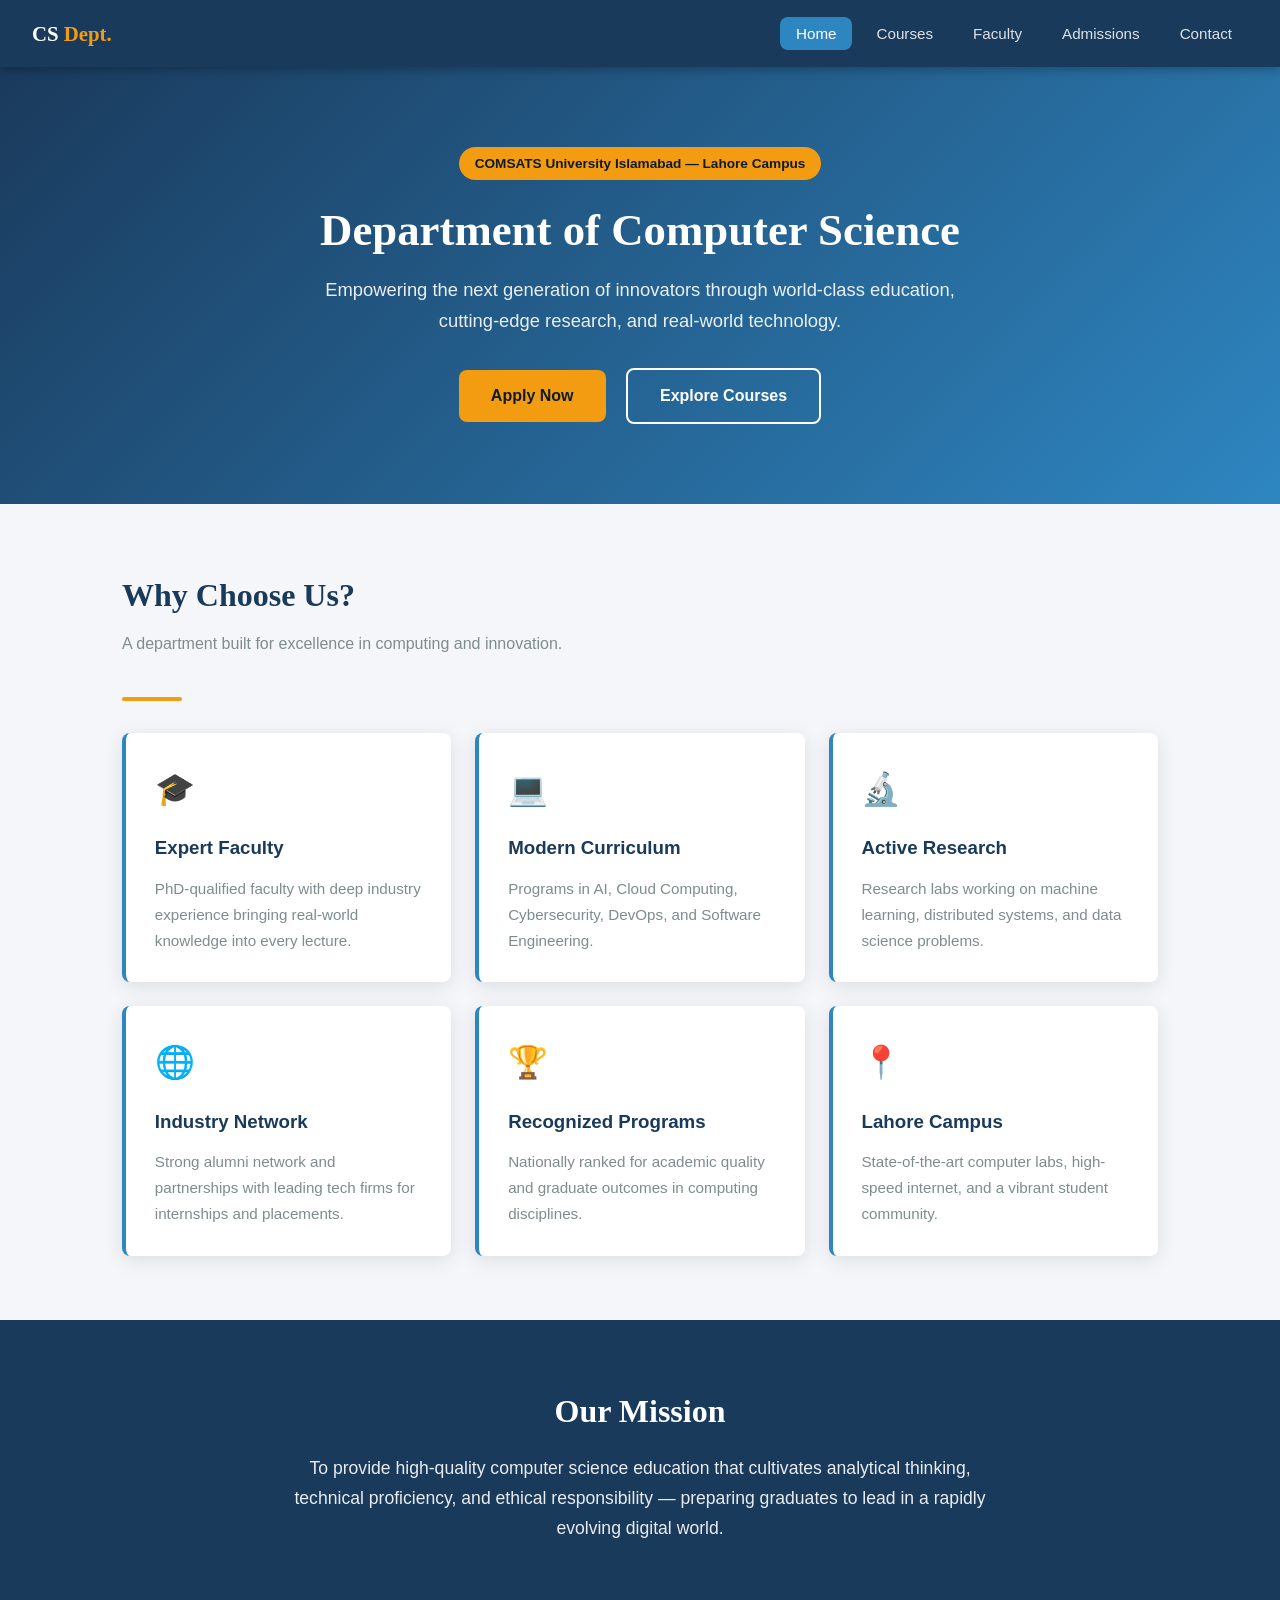
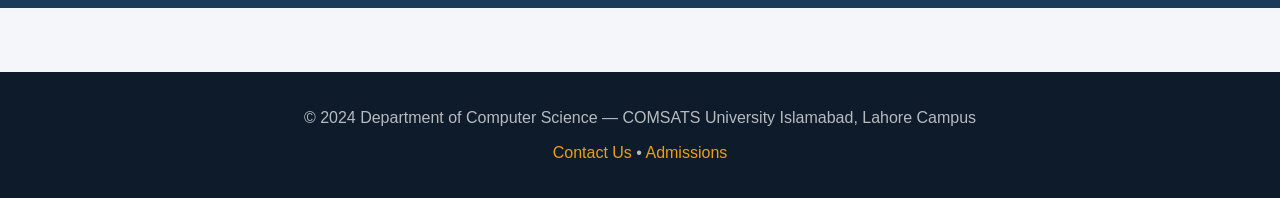
<file: index.html>
<!DOCTYPE html>
<html lang="en">
<head>
  <meta charset="UTF-8" />
  <meta name="viewport" content="width=device-width, initial-scale=1.0" />
  <title>CS Department — Home</title>
  <link rel="stylesheet" href="css/style.css" />
</head>
<body>

  <nav>
    <a href="index.html" class="nav-brand">CS <span>Dept.</span></a>
    <ul class="nav-links">
      <li><a href="index.html" class="active">Home</a></li>
      <li><a href="courses.html">Courses</a></li>
      <li><a href="faculty.html">Faculty</a></li>
      <li><a href="admissions.html">Admissions</a></li>
      <li><a href="contact.html">Contact</a></li>
    </ul>
  </nav>

  <section class="hero">
    <div class="hero-badge">COMSATS University Islamabad — Lahore Campus</div>
    <h1>Department of Computer Science</h1>
    <p>Empowering the next generation of innovators through world-class education, cutting-edge research, and real-world technology.</p>
    <a href="admissions.html" class="btn btn-primary">Apply Now</a>
    <a href="courses.html" class="btn btn-outline">Explore Courses</a>
  </section>

  <section class="section">
    <div class="container">
      <h2 class="section-title">Why Choose Us?</h2>
      <p class="section-subtitle">A department built for excellence in computing and innovation.</p>
      <div class="divider"></div>
      <div class="cards-grid">
        <div class="card">
          <div class="card-icon">🎓</div>
          <h3>Expert Faculty</h3>
          <p>PhD-qualified faculty with deep industry experience bringing real-world knowledge into every lecture.</p>
        </div>
        <div class="card">
          <div class="card-icon">💻</div>
          <h3>Modern Curriculum</h3>
          <p>Programs in AI, Cloud Computing, Cybersecurity, DevOps, and Software Engineering.</p>
        </div>
        <div class="card">
          <div class="card-icon">🔬</div>
          <h3>Active Research</h3>
          <p>Research labs working on machine learning, distributed systems, and data science problems.</p>
        </div>
        <div class="card">
          <div class="card-icon">🌐</div>
          <h3>Industry Network</h3>
          <p>Strong alumni network and partnerships with leading tech firms for internships and placements.</p>
        </div>
        <div class="card">
          <div class="card-icon">🏆</div>
          <h3>Recognized Programs</h3>
          <p>Nationally ranked for academic quality and graduate outcomes in computing disciplines.</p>
        </div>
        <div class="card">
          <div class="card-icon">📍</div>
          <h3>Lahore Campus</h3>
          <p>State-of-the-art computer labs, high-speed internet, and a vibrant student community.</p>
        </div>
      </div>
    </div>
  </section>

  <section style="background: var(--primary); color: white; padding: 4rem 0;">
    <div class="container" style="text-align: center;">
      <h2 style="font-family: var(--font-head); font-size: 2rem; margin-bottom: 1rem;">Our Mission</h2>
      <p style="max-width: 700px; margin: 0 auto; opacity: 0.9; font-size: 1.1rem;">
        To provide high-quality computer science education that cultivates analytical thinking,
        technical proficiency, and ethical responsibility — preparing graduates to lead in a
        rapidly evolving digital world.
      </p>
    </div>
  </section>

  <footer>
    <p>&copy; 2024 Department of Computer Science — COMSATS University Islamabad, Lahore Campus</p>
    <p style="margin-top:0.5rem;">
      <a href="contact.html">Contact Us</a> &bull; <a href="admissions.html">Admissions</a>
    </p>
  </footer>

</body>
</html>
</file>
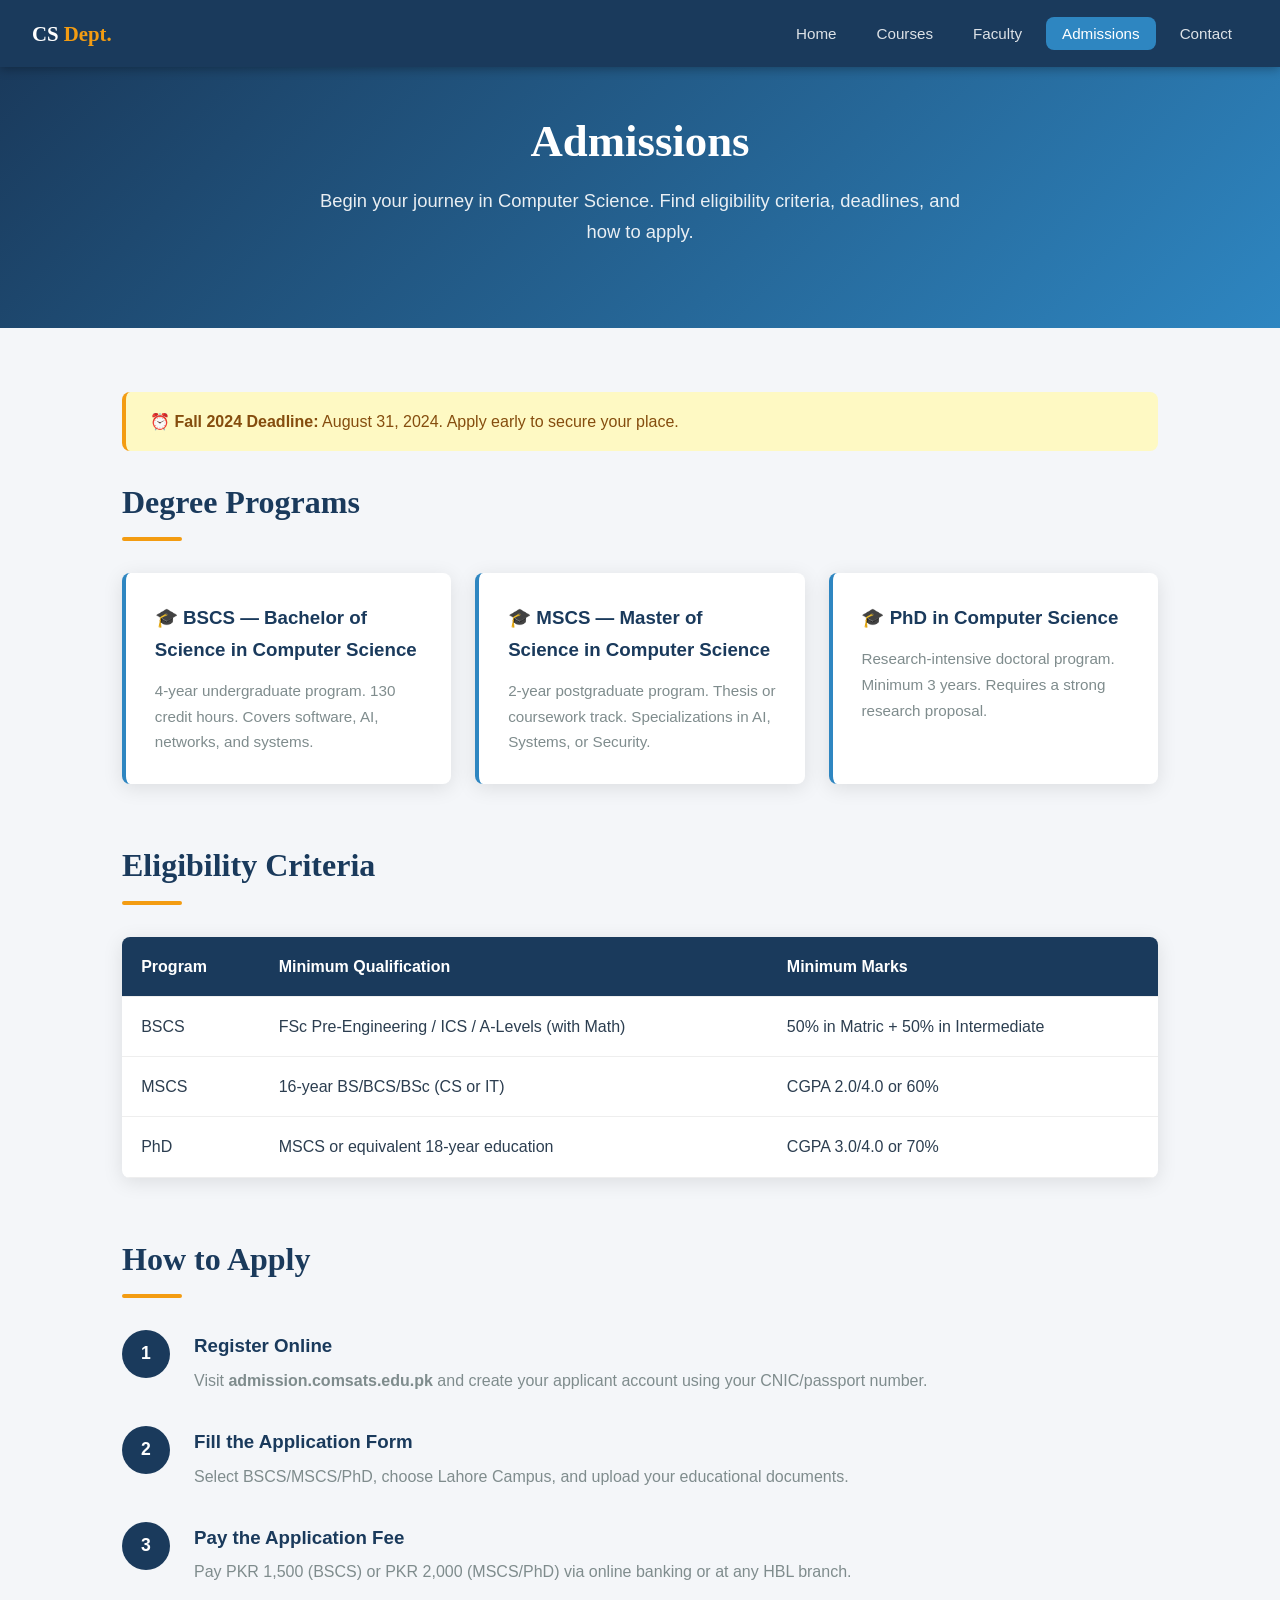
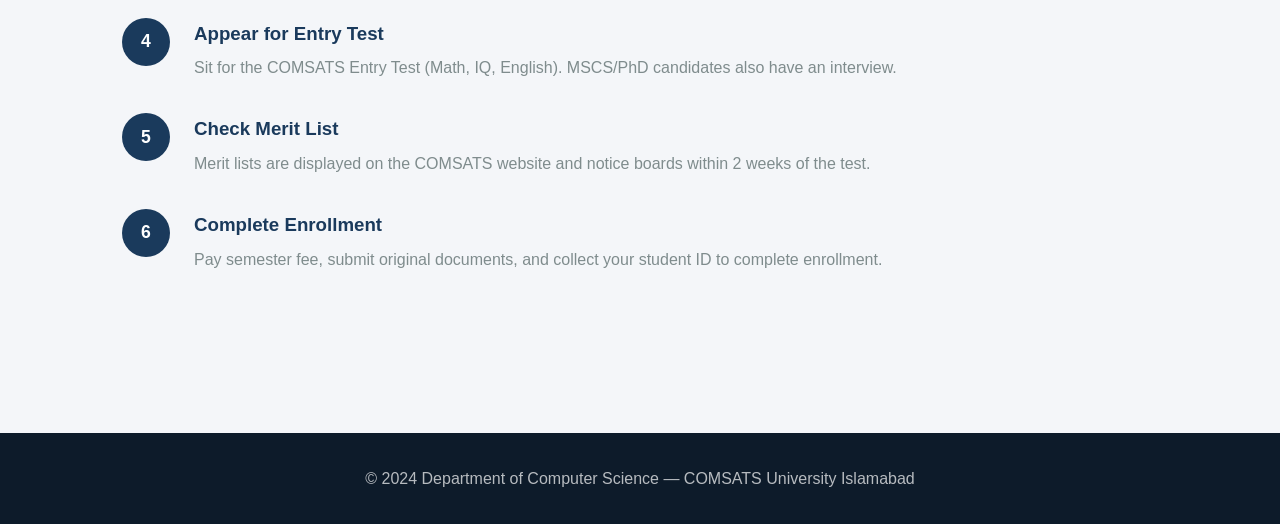
<file: admissions.html>
<!DOCTYPE html>
<html lang="en">
<head>
  <meta charset="UTF-8" />
  <meta name="viewport" content="width=device-width, initial-scale=1.0" />
  <title>CS Department — Admissions</title>
  <link rel="stylesheet" href="css/style.css" />
</head>
<body>

  <nav>
    <a href="index.html" class="nav-brand">CS <span>Dept.</span></a>
    <ul class="nav-links">
      <li><a href="index.html">Home</a></li>
      <li><a href="courses.html">Courses</a></li>
      <li><a href="faculty.html">Faculty</a></li>
      <li><a href="admissions.html" class="active">Admissions</a></li>
      <li><a href="contact.html">Contact</a></li>
    </ul>
  </nav>

  <section class="hero" style="padding: 3rem 2rem;">
    <h1>Admissions</h1>
    <p>Begin your journey in Computer Science. Find eligibility criteria, deadlines, and how to apply.</p>
  </section>

  <section class="section">
    <div class="container">

      <div class="alert alert-warning">
        ⏰ <strong>Fall 2024 Deadline:</strong> August 31, 2024. Apply early to secure your place.
      </div>

      <!-- Degree Programs -->
      <h2 class="section-title">Degree Programs</h2>
      <div class="divider"></div>
      <div class="cards-grid">
        <div class="card">
          <h3>🎓 BSCS — Bachelor of Science in Computer Science</h3>
          <p>4-year undergraduate program. 130 credit hours. Covers software, AI, networks, and systems.</p>
        </div>
        <div class="card">
          <h3>🎓 MSCS — Master of Science in Computer Science</h3>
          <p>2-year postgraduate program. Thesis or coursework track. Specializations in AI, Systems, or Security.</p>
        </div>
        <div class="card">
          <h3>🎓 PhD in Computer Science</h3>
          <p>Research-intensive doctoral program. Minimum 3 years. Requires a strong research proposal.</p>
        </div>
      </div>

      <br><br>

      <!-- Eligibility -->
      <h2 class="section-title">Eligibility Criteria</h2>
      <div class="divider"></div>
      <table>
        <thead>
          <tr><th>Program</th><th>Minimum Qualification</th><th>Minimum Marks</th></tr>
        </thead>
        <tbody>
          <tr><td>BSCS</td><td>FSc Pre-Engineering / ICS / A-Levels (with Math)</td><td>50% in Matric + 50% in Intermediate</td></tr>
          <tr><td>MSCS</td><td>16-year BS/BCS/BSc (CS or IT)</td><td>CGPA 2.0/4.0 or 60%</td></tr>
          <tr><td>PhD</td><td>MSCS or equivalent 18-year education</td><td>CGPA 3.0/4.0 or 70%</td></tr>
        </tbody>
      </table>

      <br><br>

      <!-- Application Steps -->
      <h2 class="section-title">How to Apply</h2>
      <div class="divider"></div>

      <div class="step">
        <div class="step-number">1</div>
        <div class="step-content">
          <h3>Register Online</h3>
          <p>Visit <strong>admission.comsats.edu.pk</strong> and create your applicant account using your CNIC/passport number.</p>
        </div>
      </div>
      <div class="step">
        <div class="step-number">2</div>
        <div class="step-content">
          <h3>Fill the Application Form</h3>
          <p>Select BSCS/MSCS/PhD, choose Lahore Campus, and upload your educational documents.</p>
        </div>
      </div>
      <div class="step">
        <div class="step-number">3</div>
        <div class="step-content">
          <h3>Pay the Application Fee</h3>
          <p>Pay PKR 1,500 (BSCS) or PKR 2,000 (MSCS/PhD) via online banking or at any HBL branch.</p>
        </div>
      </div>
      <div class="step">
        <div class="step-number">4</div>
        <div class="step-content">
          <h3>Appear for Entry Test</h3>
          <p>Sit for the COMSATS Entry Test (Math, IQ, English). MSCS/PhD candidates also have an interview.</p>
        </div>
      </div>
      <div class="step">
        <div class="step-number">5</div>
        <div class="step-content">
          <h3>Check Merit List</h3>
          <p>Merit lists are displayed on the COMSATS website and notice boards within 2 weeks of the test.</p>
        </div>
      </div>
      <div class="step">
        <div class="step-number">6</div>
        <div class="step-content">
          <h3>Complete Enrollment</h3>
          <p>Pay semester fee, submit original documents, and collect your student ID to complete enrollment.</p>
        </div>
      </div>

    </div>
  </section>

  <footer>
    <p>&copy; 2024 Department of Computer Science — COMSATS University Islamabad</p>
  </footer>
</body>
</html>
</file>
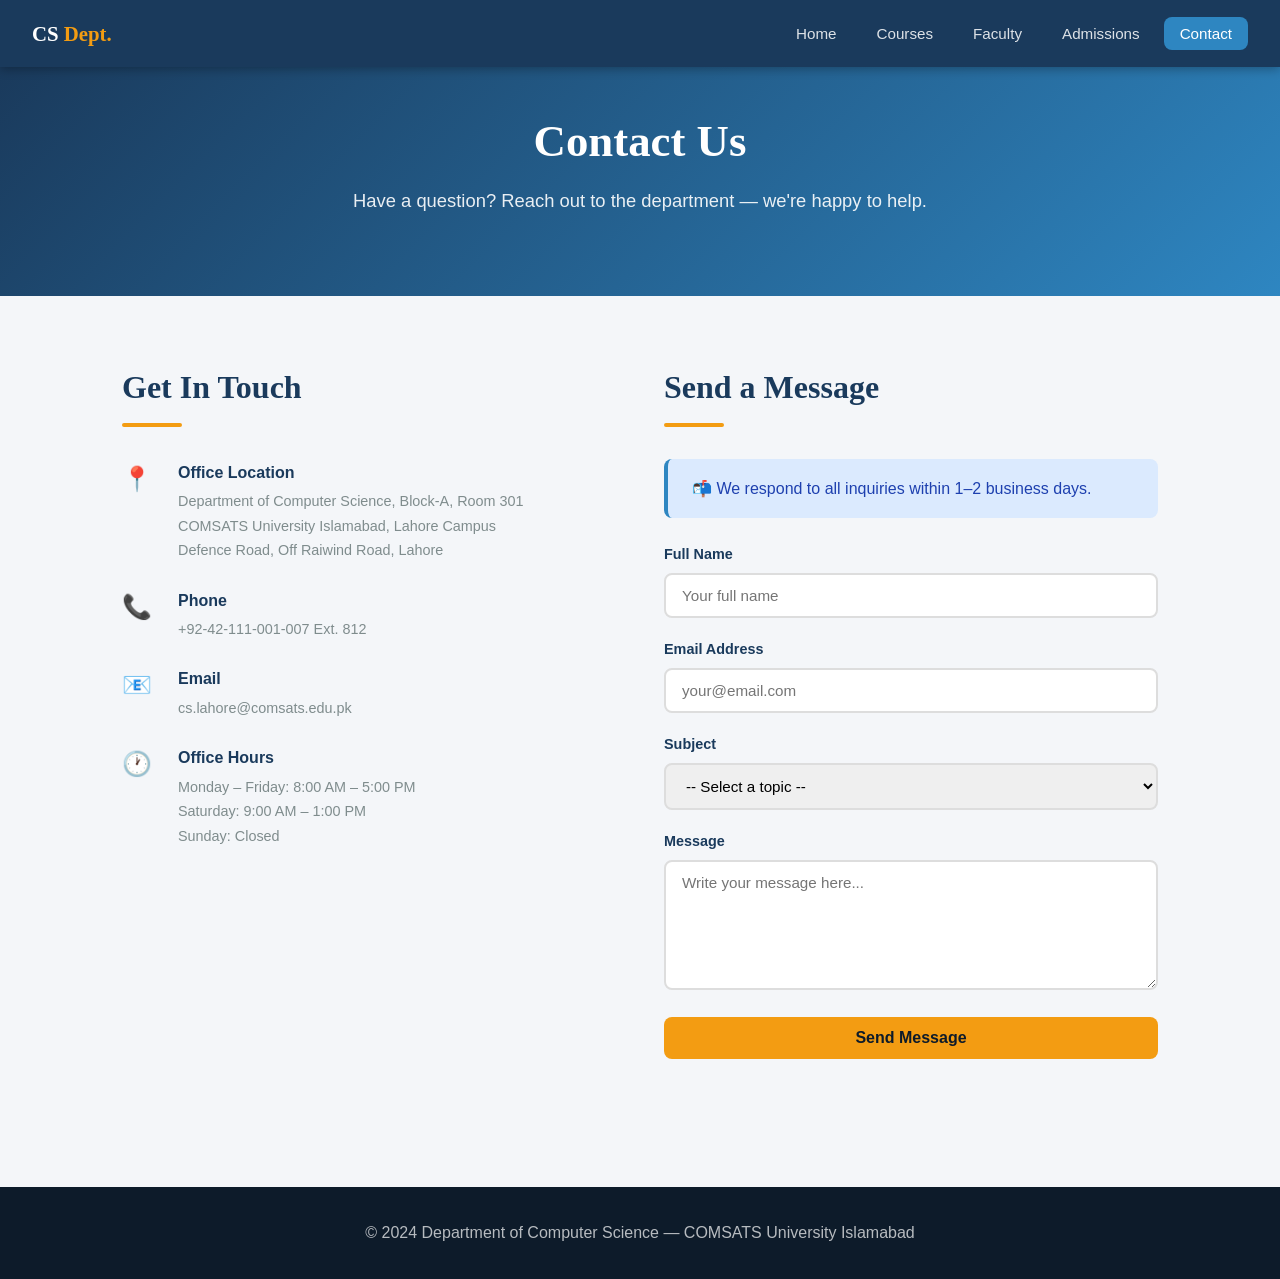
<file: contact.html>
<!DOCTYPE html>
<html lang="en">
<head>
  <meta charset="UTF-8" />
  <meta name="viewport" content="width=device-width, initial-scale=1.0" />
  <title>CS Department — Contact</title>
  <link rel="stylesheet" href="css/style.css" />
</head>
<body>

  <nav>
    <a href="index.html" class="nav-brand">CS <span>Dept.</span></a>
    <ul class="nav-links">
      <li><a href="index.html">Home</a></li>
      <li><a href="courses.html">Courses</a></li>
      <li><a href="faculty.html">Faculty</a></li>
      <li><a href="admissions.html">Admissions</a></li>
      <li><a href="contact.html" class="active">Contact</a></li>
    </ul>
  </nav>

  <section class="hero" style="padding: 3rem 2rem;">
    <h1>Contact Us</h1>
    <p>Have a question? Reach out to the department — we're happy to help.</p>
  </section>

  <section class="section">
    <div class="container">
      <div class="contact-grid">

        <!-- Contact Info -->
        <div>
          <h2 class="section-title">Get In Touch</h2>
          <div class="divider"></div>

          <div class="contact-info-item">
            <div class="contact-icon">📍</div>
            <div>
              <h4>Office Location</h4>
              <p>Department of Computer Science, Block-A, Room 301<br>COMSATS University Islamabad, Lahore Campus<br>Defence Road, Off Raiwind Road, Lahore</p>
            </div>
          </div>

          <div class="contact-info-item">
            <div class="contact-icon">📞</div>
            <div>
              <h4>Phone</h4>
              <p>+92-42-111-001-007 Ext. 812</p>
            </div>
          </div>

          <div class="contact-info-item">
            <div class="contact-icon">📧</div>
            <div>
              <h4>Email</h4>
              <p>cs.lahore@comsats.edu.pk</p>
            </div>
          </div>

          <div class="contact-info-item">
            <div class="contact-icon">🕐</div>
            <div>
              <h4>Office Hours</h4>
              <p>Monday – Friday: 8:00 AM – 5:00 PM<br>Saturday: 9:00 AM – 1:00 PM<br>Sunday: Closed</p>
            </div>
          </div>
        </div>

        <!-- Contact Form -->
        <div>
          <h2 class="section-title">Send a Message</h2>
          <div class="divider"></div>

          <div class="alert alert-info">
            📬 We respond to all inquiries within 1–2 business days.
          </div>

          <div class="form-group">
            <label for="name">Full Name</label>
            <input type="text" id="name" placeholder="Your full name" />
          </div>

          <div class="form-group">
            <label for="email">Email Address</label>
            <input type="email" id="email" placeholder="your@email.com" />
          </div>

          <div class="form-group">
            <label for="subject">Subject</label>
            <select id="subject">
              <option value="">-- Select a topic --</option>
              <option>Admissions Inquiry</option>
              <option>Course Information</option>
              <option>Faculty Contact</option>
              <option>Research Collaboration</option>
              <option>Other</option>
            </select>
          </div>

          <div class="form-group">
            <label for="message">Message</label>
            <textarea id="message" placeholder="Write your message here..."></textarea>
          </div>

          <button class="btn btn-primary" style="width:100%;" onclick="alert('Message sent! We will get back to you soon.')">
            Send Message
          </button>
        </div>

      </div>
    </div>
  </section>

  <footer>
    <p>&copy; 2024 Department of Computer Science — COMSATS University Islamabad</p>
  </footer>
</body>
</html>
</file>
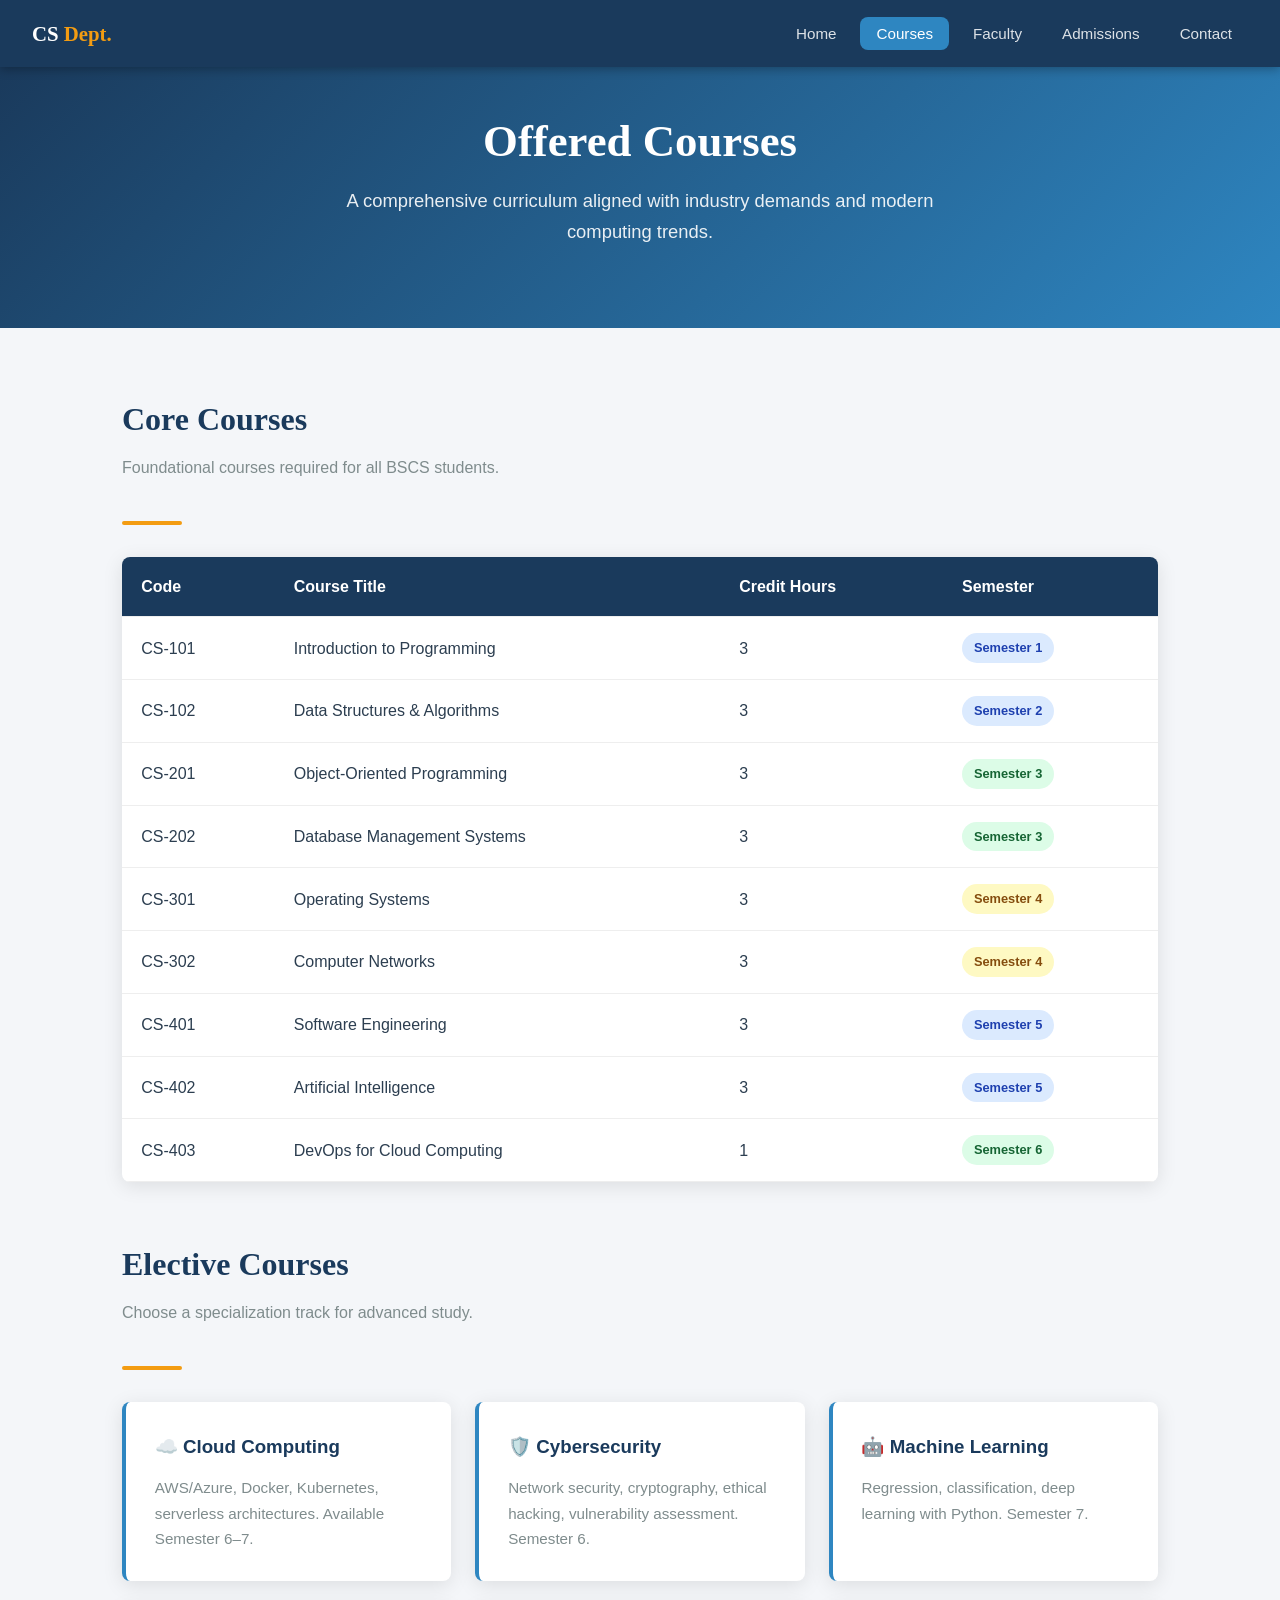
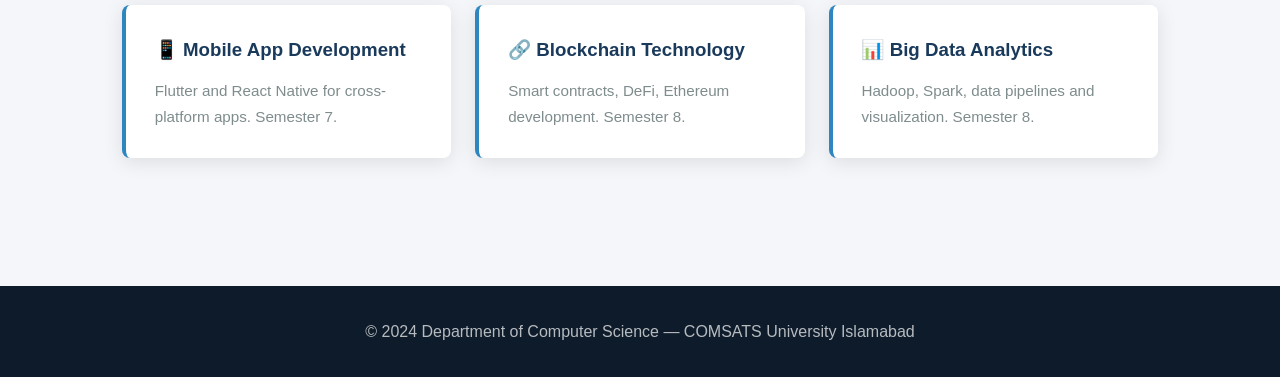
<file: courses.html>
<!DOCTYPE html>
<html lang="en">
<head>
  <meta charset="UTF-8" />
  <meta name="viewport" content="width=device-width, initial-scale=1.0" />
  <title>CS Department — Courses</title>
  <link rel="stylesheet" href="css/style.css" />
</head>
<body>

  <nav>
    <a href="index.html" class="nav-brand">CS <span>Dept.</span></a>
    <ul class="nav-links">
      <li><a href="index.html">Home</a></li>
      <li><a href="courses.html" class="active">Courses</a></li>
      <li><a href="faculty.html">Faculty</a></li>
      <li><a href="admissions.html">Admissions</a></li>
      <li><a href="contact.html">Contact</a></li>
    </ul>
  </nav>

  <section class="hero" style="padding: 3rem 2rem;">
    <h1>Offered Courses</h1>
    <p>A comprehensive curriculum aligned with industry demands and modern computing trends.</p>
  </section>

  <section class="section">
    <div class="container">

      <h2 class="section-title">Core Courses</h2>
      <p class="section-subtitle">Foundational courses required for all BSCS students.</p>
      <div class="divider"></div>

      <table>
        <thead>
          <tr>
            <th>Code</th>
            <th>Course Title</th>
            <th>Credit Hours</th>
            <th>Semester</th>
          </tr>
        </thead>
        <tbody>
          <tr><td>CS-101</td><td>Introduction to Programming</td><td>3</td><td><span class="badge badge-blue">Semester 1</span></td></tr>
          <tr><td>CS-102</td><td>Data Structures &amp; Algorithms</td><td>3</td><td><span class="badge badge-blue">Semester 2</span></td></tr>
          <tr><td>CS-201</td><td>Object-Oriented Programming</td><td>3</td><td><span class="badge badge-green">Semester 3</span></td></tr>
          <tr><td>CS-202</td><td>Database Management Systems</td><td>3</td><td><span class="badge badge-green">Semester 3</span></td></tr>
          <tr><td>CS-301</td><td>Operating Systems</td><td>3</td><td><span class="badge badge-yellow">Semester 4</span></td></tr>
          <tr><td>CS-302</td><td>Computer Networks</td><td>3</td><td><span class="badge badge-yellow">Semester 4</span></td></tr>
          <tr><td>CS-401</td><td>Software Engineering</td><td>3</td><td><span class="badge badge-blue">Semester 5</span></td></tr>
          <tr><td>CS-402</td><td>Artificial Intelligence</td><td>3</td><td><span class="badge badge-blue">Semester 5</span></td></tr>
          <tr><td>CS-403</td><td>DevOps for Cloud Computing</td><td>1</td><td><span class="badge badge-green">Semester 6</span></td></tr>
        </tbody>
      </table>

      <br><br>

      <h2 class="section-title">Elective Courses</h2>
      <p class="section-subtitle">Choose a specialization track for advanced study.</p>
      <div class="divider"></div>

      <div class="cards-grid">
        <div class="card">
          <h3>☁️ Cloud Computing</h3>
          <p>AWS/Azure, Docker, Kubernetes, serverless architectures. Available Semester 6–7.</p>
        </div>
        <div class="card">
          <h3>🛡️ Cybersecurity</h3>
          <p>Network security, cryptography, ethical hacking, vulnerability assessment. Semester 6.</p>
        </div>
        <div class="card">
          <h3>🤖 Machine Learning</h3>
          <p>Regression, classification, deep learning with Python. Semester 7.</p>
        </div>
        <div class="card">
          <h3>📱 Mobile App Development</h3>
          <p>Flutter and React Native for cross-platform apps. Semester 7.</p>
        </div>
        <div class="card">
          <h3>🔗 Blockchain Technology</h3>
          <p>Smart contracts, DeFi, Ethereum development. Semester 8.</p>
        </div>
        <div class="card">
          <h3>📊 Big Data Analytics</h3>
          <p>Hadoop, Spark, data pipelines and visualization. Semester 8.</p>
        </div>
      </div>

    </div>
  </section>

  <footer>
    <p>&copy; 2024 Department of Computer Science — COMSATS University Islamabad</p>
  </footer>
</body>
</html>
</file>
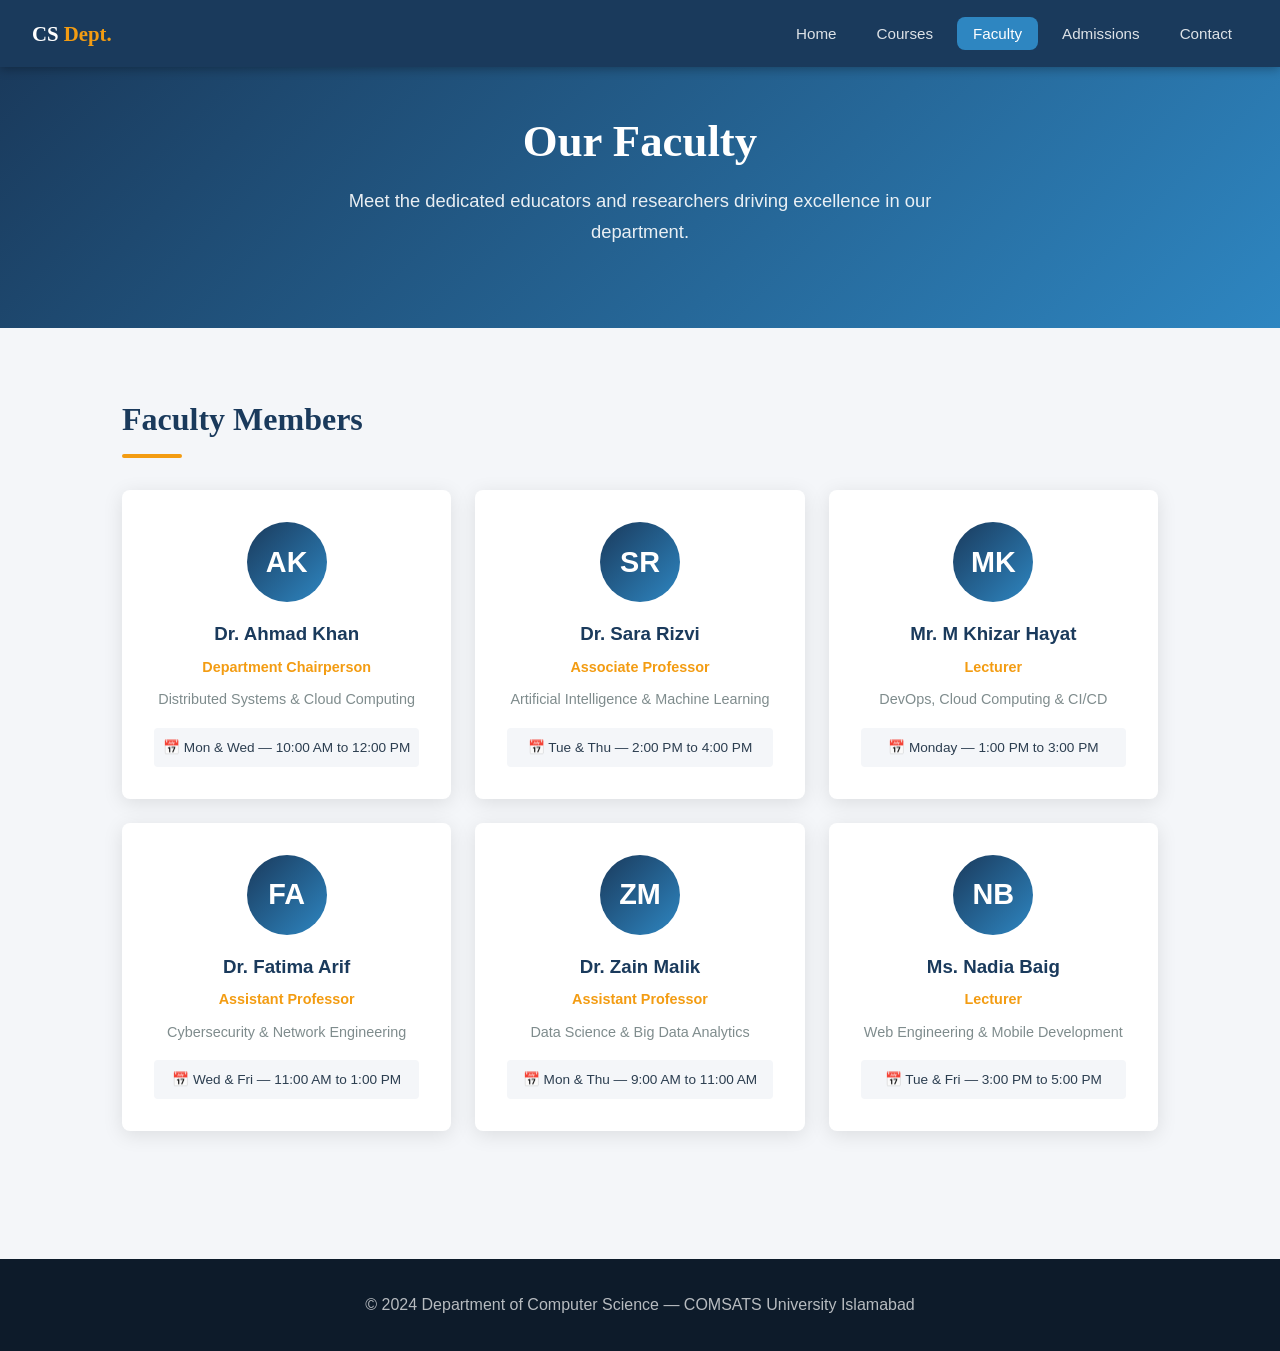
<file: faculty.html>
<!DOCTYPE html>
<html lang="en">
<head>
  <meta charset="UTF-8" />
  <meta name="viewport" content="width=device-width, initial-scale=1.0" />
  <title>CS Department — Faculty</title>
  <link rel="stylesheet" href="css/style.css" />
</head>
<body>

  <nav>
    <a href="index.html" class="nav-brand">CS <span>Dept.</span></a>
    <ul class="nav-links">
      <li><a href="index.html">Home</a></li>
      <li><a href="courses.html">Courses</a></li>
      <li><a href="faculty.html" class="active">Faculty</a></li>
      <li><a href="admissions.html">Admissions</a></li>
      <li><a href="contact.html">Contact</a></li>
    </ul>
  </nav>

  <section class="hero" style="padding: 3rem 2rem;">
    <h1>Our Faculty</h1>
    <p>Meet the dedicated educators and researchers driving excellence in our department.</p>
  </section>

  <section class="section">
    <div class="container">
      <h2 class="section-title">Faculty Members</h2>
      <div class="divider"></div>
      <div class="faculty-grid">

        <div class="faculty-card">
          <div class="avatar">AK</div>
          <h3>Dr. Ahmad Khan</h3>
          <div class="designation">Department Chairperson</div>
          <div class="specialization">Distributed Systems &amp; Cloud Computing</div>
          <div class="office-hours">📅 Mon &amp; Wed — 10:00 AM to 12:00 PM</div>
        </div>

        <div class="faculty-card">
          <div class="avatar">SR</div>
          <h3>Dr. Sara Rizvi</h3>
          <div class="designation">Associate Professor</div>
          <div class="specialization">Artificial Intelligence &amp; Machine Learning</div>
          <div class="office-hours">📅 Tue &amp; Thu — 2:00 PM to 4:00 PM</div>
        </div>

        <div class="faculty-card">
          <div class="avatar">MK</div>
          <h3>Mr. M Khizar Hayat</h3>
          <div class="designation">Lecturer</div>
          <div class="specialization">DevOps, Cloud Computing &amp; CI/CD</div>
          <div class="office-hours">📅 Monday — 1:00 PM to 3:00 PM</div>
        </div>

        <div class="faculty-card">
          <div class="avatar">FA</div>
          <h3>Dr. Fatima Arif</h3>
          <div class="designation">Assistant Professor</div>
          <div class="specialization">Cybersecurity &amp; Network Engineering</div>
          <div class="office-hours">📅 Wed &amp; Fri — 11:00 AM to 1:00 PM</div>
        </div>

        <div class="faculty-card">
          <div class="avatar">ZM</div>
          <h3>Dr. Zain Malik</h3>
          <div class="designation">Assistant Professor</div>
          <div class="specialization">Data Science &amp; Big Data Analytics</div>
          <div class="office-hours">📅 Mon &amp; Thu — 9:00 AM to 11:00 AM</div>
        </div>

        <div class="faculty-card">
          <div class="avatar">NB</div>
          <h3>Ms. Nadia Baig</h3>
          <div class="designation">Lecturer</div>
          <div class="specialization">Web Engineering &amp; Mobile Development</div>
          <div class="office-hours">📅 Tue &amp; Fri — 3:00 PM to 5:00 PM</div>
        </div>

      </div>
    </div>
  </section>

  <footer>
    <p>&copy; 2024 Department of Computer Science — COMSATS University Islamabad</p>
  </footer>
</body>
</html>
</file>
<file: css/style.css>
*, *::before, *::after { box-sizing: border-box; margin: 0; padding: 0; }

:root {
  --primary: #1a3a5c;
  --secondary: #2e86c1;
  --accent: #f39c12;
  --light: #f4f6f9;
  --dark: #0d1b2a;
  --text: #2c3e50;
  --muted: #7f8c8d;
  --white: #ffffff;
  --radius: 8px;
  --shadow: 0 4px 20px rgba(0,0,0,0.1);
  --font-head: 'Georgia', serif;
  --font-body: 'Segoe UI', Tahoma, Geneva, Verdana, sans-serif;
}

body { font-family: var(--font-body); color: var(--text); background: var(--light); line-height: 1.7; }

nav {
  background: var(--primary); padding: 0 2rem;
  display: flex; align-items: center; justify-content: space-between;
  position: sticky; top: 0; z-index: 100;
  box-shadow: 0 2px 10px rgba(0,0,0,0.3);
}
.nav-brand { color: var(--white); font-family: var(--font-head); font-size: 1.3rem; font-weight: bold; padding: 1rem 0; text-decoration: none; }
.nav-brand span { color: var(--accent); }
.nav-links { display: flex; list-style: none; gap: 0.5rem; }
.nav-links a { color: rgba(255,255,255,0.85); text-decoration: none; padding: 0.5rem 1rem; border-radius: var(--radius); transition: all 0.2s; font-size: 0.95rem; }
.nav-links a:hover, .nav-links a.active { background: var(--secondary); color: var(--white); }

.hero { background: linear-gradient(135deg, var(--primary) 0%, var(--secondary) 100%); color: var(--white); padding: 5rem 2rem; text-align: center; }
.hero h1 { font-family: var(--font-head); font-size: 2.8rem; margin-bottom: 1rem; line-height: 1.2; }
.hero p { font-size: 1.15rem; max-width: 650px; margin: 0 auto 2rem; opacity: 0.9; }
.hero-badge { display: inline-block; background: var(--accent); color: var(--dark); padding: 0.3rem 1rem; border-radius: 20px; font-size: 0.85rem; font-weight: bold; margin-bottom: 1.5rem; }

.btn { display: inline-block; padding: 0.75rem 2rem; border-radius: var(--radius); text-decoration: none; font-weight: 600; transition: all 0.2s; cursor: pointer; border: none; font-size: 1rem; }
.btn-primary { background: var(--accent); color: var(--dark); }
.btn-primary:hover { background: #e67e22; transform: translateY(-2px); }
.btn-outline { border: 2px solid var(--white); color: var(--white); margin-left: 1rem; }
.btn-outline:hover { background: var(--white); color: var(--primary); }

.container { max-width: 1100px; margin: 0 auto; padding: 0 2rem; }
.section { padding: 4rem 0; }
.section-title { font-family: var(--font-head); font-size: 2rem; color: var(--primary); margin-bottom: 0.5rem; }
.section-subtitle { color: var(--muted); margin-bottom: 2.5rem; }
.divider { width: 60px; height: 4px; background: var(--accent); margin-bottom: 2rem; border-radius: 2px; }

.cards-grid { display: grid; grid-template-columns: repeat(auto-fit, minmax(280px, 1fr)); gap: 1.5rem; }
.card { background: var(--white); border-radius: var(--radius); padding: 1.8rem; box-shadow: var(--shadow); border-left: 4px solid var(--secondary); transition: transform 0.2s; }
.card:hover { transform: translateY(-4px); }
.card h3 { color: var(--primary); margin-bottom: 0.75rem; }
.card p { color: var(--muted); font-size: 0.95rem; }
.card-icon { font-size: 2rem; margin-bottom: 1rem; }

table { width: 100%; border-collapse: collapse; background: var(--white); border-radius: var(--radius); overflow: hidden; box-shadow: var(--shadow); }
thead { background: var(--primary); color: var(--white); }
th, td { padding: 1rem 1.2rem; text-align: left; border-bottom: 1px solid #eee; }
tr:hover td { background: #f0f4f8; }
.badge { display: inline-block; padding: 0.25rem 0.75rem; border-radius: 20px; font-size: 0.8rem; font-weight: 600; }
.badge-blue { background: #dbeafe; color: #1e40af; }
.badge-green { background: #dcfce7; color: #166534; }
.badge-yellow { background: #fef9c3; color: #854d0e; }

.faculty-grid { display: grid; grid-template-columns: repeat(auto-fit, minmax(250px, 1fr)); gap: 1.5rem; }
.faculty-card { background: var(--white); border-radius: var(--radius); padding: 2rem; box-shadow: var(--shadow); text-align: center; transition: transform 0.2s; }
.faculty-card:hover { transform: translateY(-4px); }
.avatar { width: 80px; height: 80px; border-radius: 50%; background: linear-gradient(135deg, var(--primary), var(--secondary)); display: flex; align-items: center; justify-content: center; color: var(--white); font-size: 1.8rem; font-weight: bold; margin: 0 auto 1rem; }
.faculty-card h3 { color: var(--primary); margin-bottom: 0.3rem; }
.faculty-card .designation { color: var(--accent); font-weight: 600; font-size: 0.9rem; margin-bottom: 0.5rem; }
.faculty-card .specialization { color: var(--muted); font-size: 0.9rem; margin-bottom: 1rem; }
.faculty-card .office-hours { background: var(--light); padding: 0.5rem; border-radius: 4px; font-size: 0.85rem; }

.step { display: flex; gap: 1.5rem; margin-bottom: 2rem; align-items: flex-start; }
.step-number { min-width: 48px; height: 48px; border-radius: 50%; background: var(--primary); color: var(--white); display: flex; align-items: center; justify-content: center; font-weight: bold; font-size: 1.1rem; flex-shrink: 0; }
.step-content h3 { color: var(--primary); margin-bottom: 0.3rem; }
.step-content p { color: var(--muted); }

.contact-grid { display: grid; grid-template-columns: 1fr 1fr; gap: 3rem; align-items: start; }
.form-group { margin-bottom: 1.2rem; }
.form-group label { display: block; margin-bottom: 0.4rem; font-weight: 600; color: var(--primary); font-size: 0.9rem; }
.form-group input, .form-group textarea, .form-group select { width: 100%; padding: 0.75rem 1rem; border: 2px solid #ddd; border-radius: var(--radius); font-family: var(--font-body); font-size: 0.95rem; transition: border-color 0.2s; }
.form-group input:focus, .form-group textarea:focus { outline: none; border-color: var(--secondary); }
.form-group textarea { min-height: 130px; resize: vertical; }
.contact-info-item { display: flex; align-items: flex-start; gap: 1rem; margin-bottom: 1.5rem; }
.contact-icon { font-size: 1.5rem; min-width: 40px; }
.contact-info-item h4 { color: var(--primary); margin-bottom: 0.2rem; }
.contact-info-item p { color: var(--muted); font-size: 0.9rem; }

.alert { padding: 1rem 1.5rem; border-radius: var(--radius); margin-bottom: 1.5rem; border-left: 4px solid; }
.alert-warning { background: #fef9c3; border-color: var(--accent); color: #854d0e; }
.alert-info { background: #dbeafe; border-color: var(--secondary); color: #1e40af; }

footer { background: var(--dark); color: rgba(255,255,255,0.7); text-align: center; padding: 2rem; margin-top: 4rem; }
footer a { color: var(--accent); text-decoration: none; }

@media (max-width: 768px) {
  .hero h1 { font-size: 2rem; }
  .nav-links { display: none; }
  .contact-grid { grid-template-columns: 1fr; }
}
</file>
